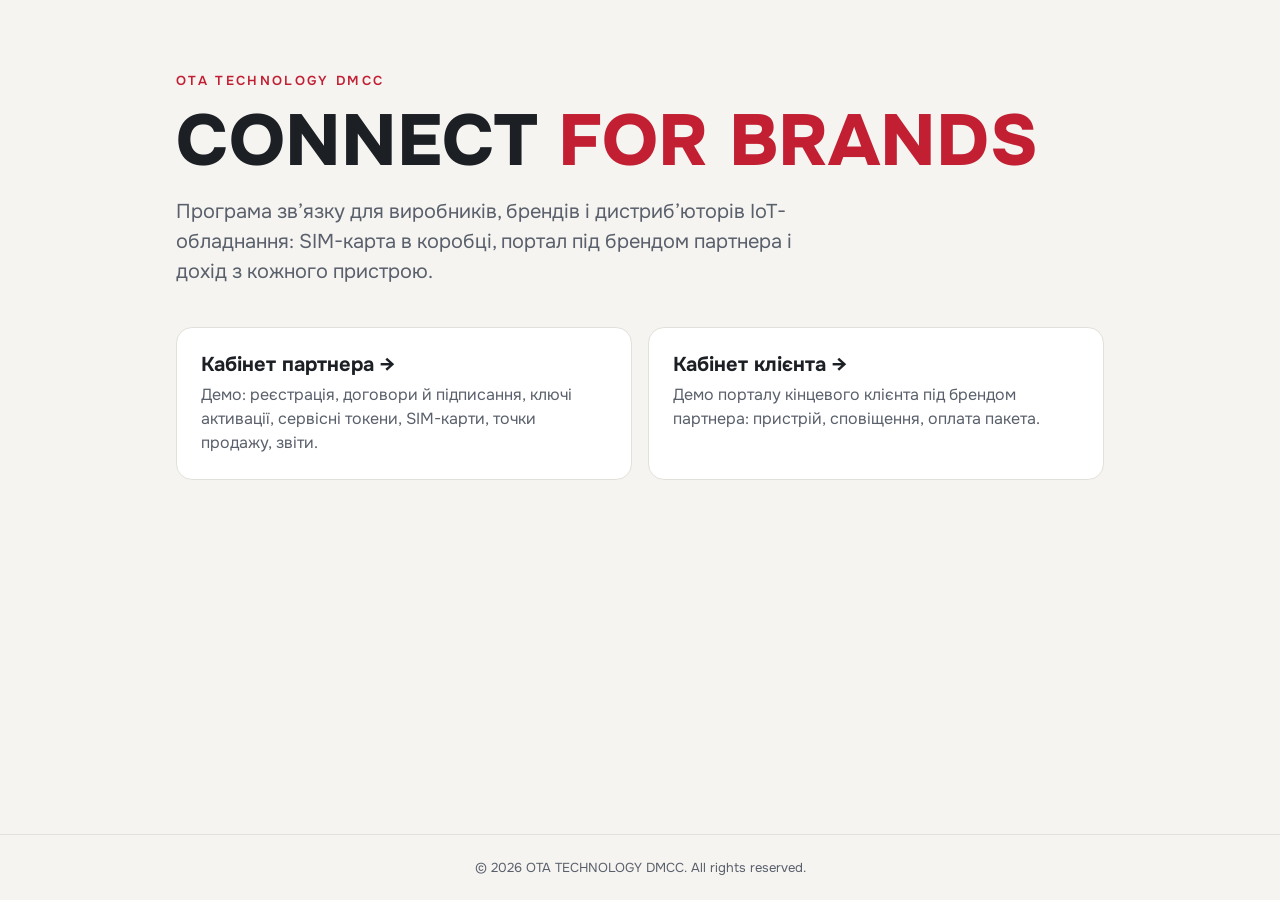
<file: index.html>
<!doctype html>
<html lang="uk">
<head>
<meta charset="utf-8">
<meta name="viewport" content="width=device-width,initial-scale=1">
<title>CONNECT FOR BRANDS</title>
<meta name="description" content="CONNECT FOR BRANDS — програма зв’язку для виробників і брендів IoT-обладнання. OTA TECHNOLOGY DMCC.">
<link rel="preconnect" href="https://fonts.googleapis.com">
<link rel="stylesheet" href="https://fonts.googleapis.com/css2?family=Onest:wght@400;600;800&display=swap">
<style>
:root{--bg:#F5F4F1;--ink:#1C1F24;--muted:#5A606B;--card:#FFFFFF;--line:#E2E0DA;--accent:#C21F33}
@media (prefers-color-scheme:dark){:root{--bg:#15171B;--ink:#F2F1EE;--muted:#A3A8B0;--card:#1E2126;--line:#2C3037;--accent:#E8616F}}
*{box-sizing:border-box}
body{margin:0;background:var(--bg);color:var(--ink);font-family:Onest,system-ui,sans-serif;min-height:100vh;display:flex;flex-direction:column}
main{flex:1;width:100%;max-width:960px;margin:0 auto;padding:72px 16px 48px}
.eyebrow{font-size:13px;font-weight:600;letter-spacing:.18em;color:var(--accent);text-transform:uppercase}
h1{font-size:clamp(40px,8vw,72px);line-height:1;margin:16px 0 20px;font-weight:800}
h1 span{color:var(--accent)}
p.lead{font-size:20px;line-height:1.5;color:var(--muted);max-width:640px;margin:0 0 40px}
.grid{display:grid;grid-template-columns:repeat(auto-fit,minmax(260px,1fr));gap:16px}
a.card{display:block;background:var(--card);border:1px solid var(--line);border-radius:16px;padding:24px;color:inherit;text-decoration:none;transition:border-color .15s}
a.card:hover{border-color:var(--accent)}
a.card b{display:block;font-size:20px;margin-bottom:6px}
a.card span{color:var(--muted);line-height:1.5}
footer{padding:24px 16px;text-align:center;color:var(--muted);font-size:13px;border-top:1px solid var(--line)}
</style>
</head>
<body>
<main>
<div class="eyebrow">OTA TECHNOLOGY DMCC</div>
<h1>CONNECT <span>FOR BRANDS</span></h1>
<p class="lead">Програма зв’язку для виробників, брендів і дистриб’юторів IoT-обладнання: SIM-карта в коробці, портал під брендом партнера і дохід з кожного пристрою.</p>
<div class="grid">
<a class="card" href="partner/"><b>Кабінет партнера →</b><span>Демо: реєстрація, договори й підписання, ключі активації, сервісні токени, SIM-карти, точки продажу, звіти.</span></a>
<a class="card" href="portal/"><b>Кабінет клієнта →</b><span>Демо порталу кінцевого клієнта під брендом партнера: пристрій, сповіщення, оплата пакета.</span></a>
</div>
</main>
<footer>© 2026 OTA TECHNOLOGY DMCC. All rights reserved.</footer>
</body>
</html>
</file>
